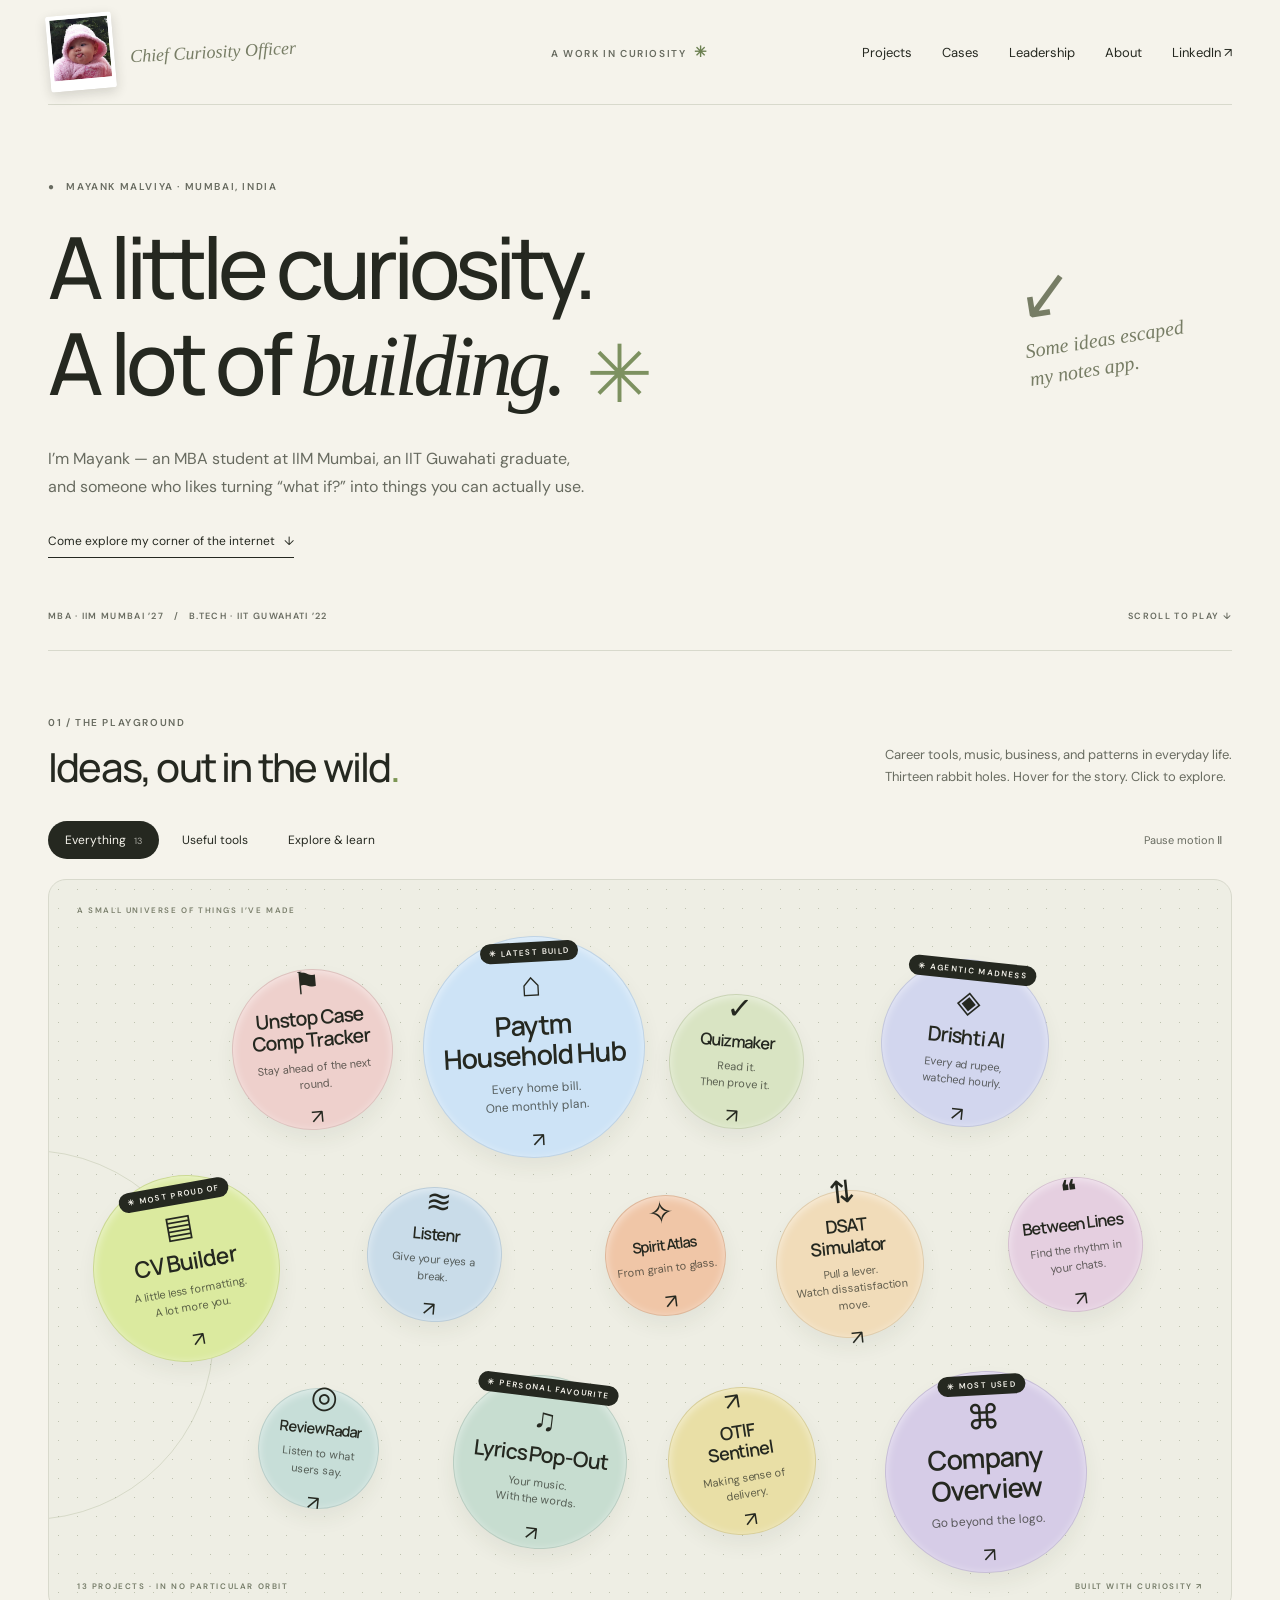
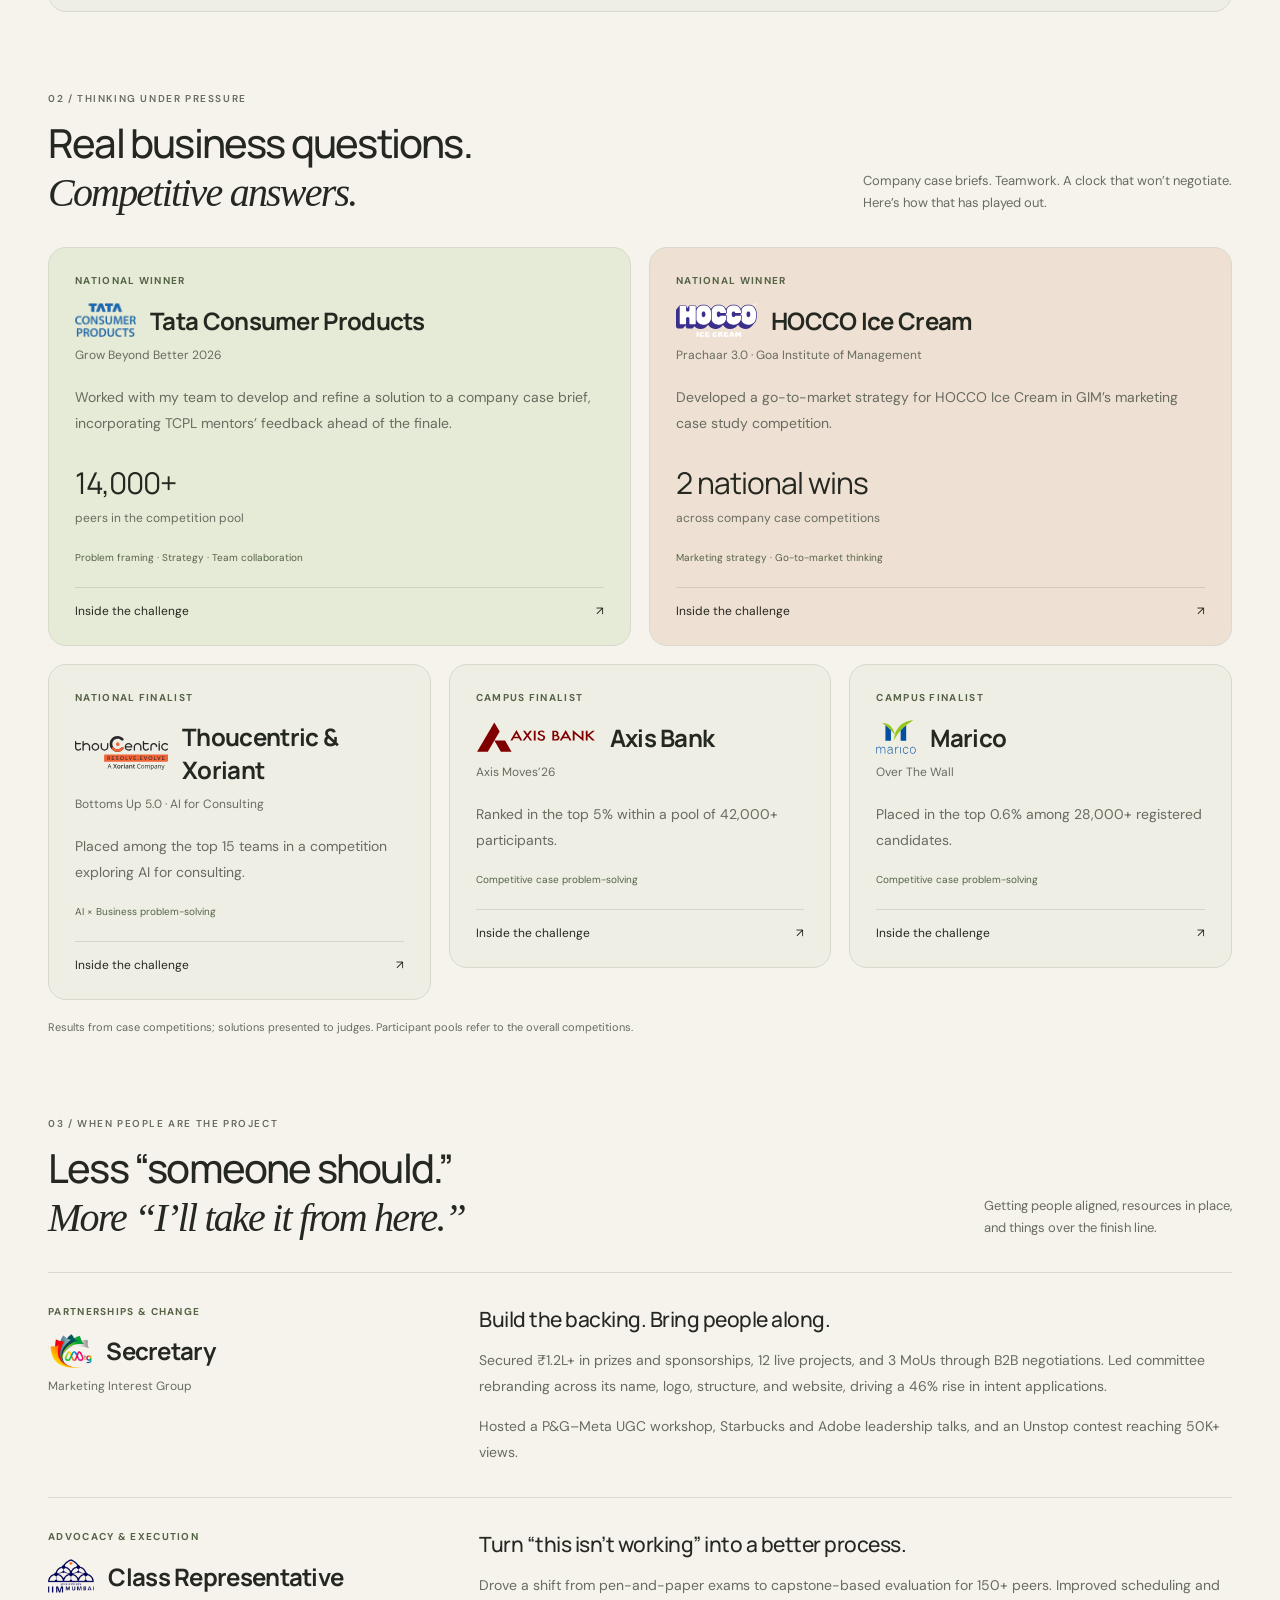
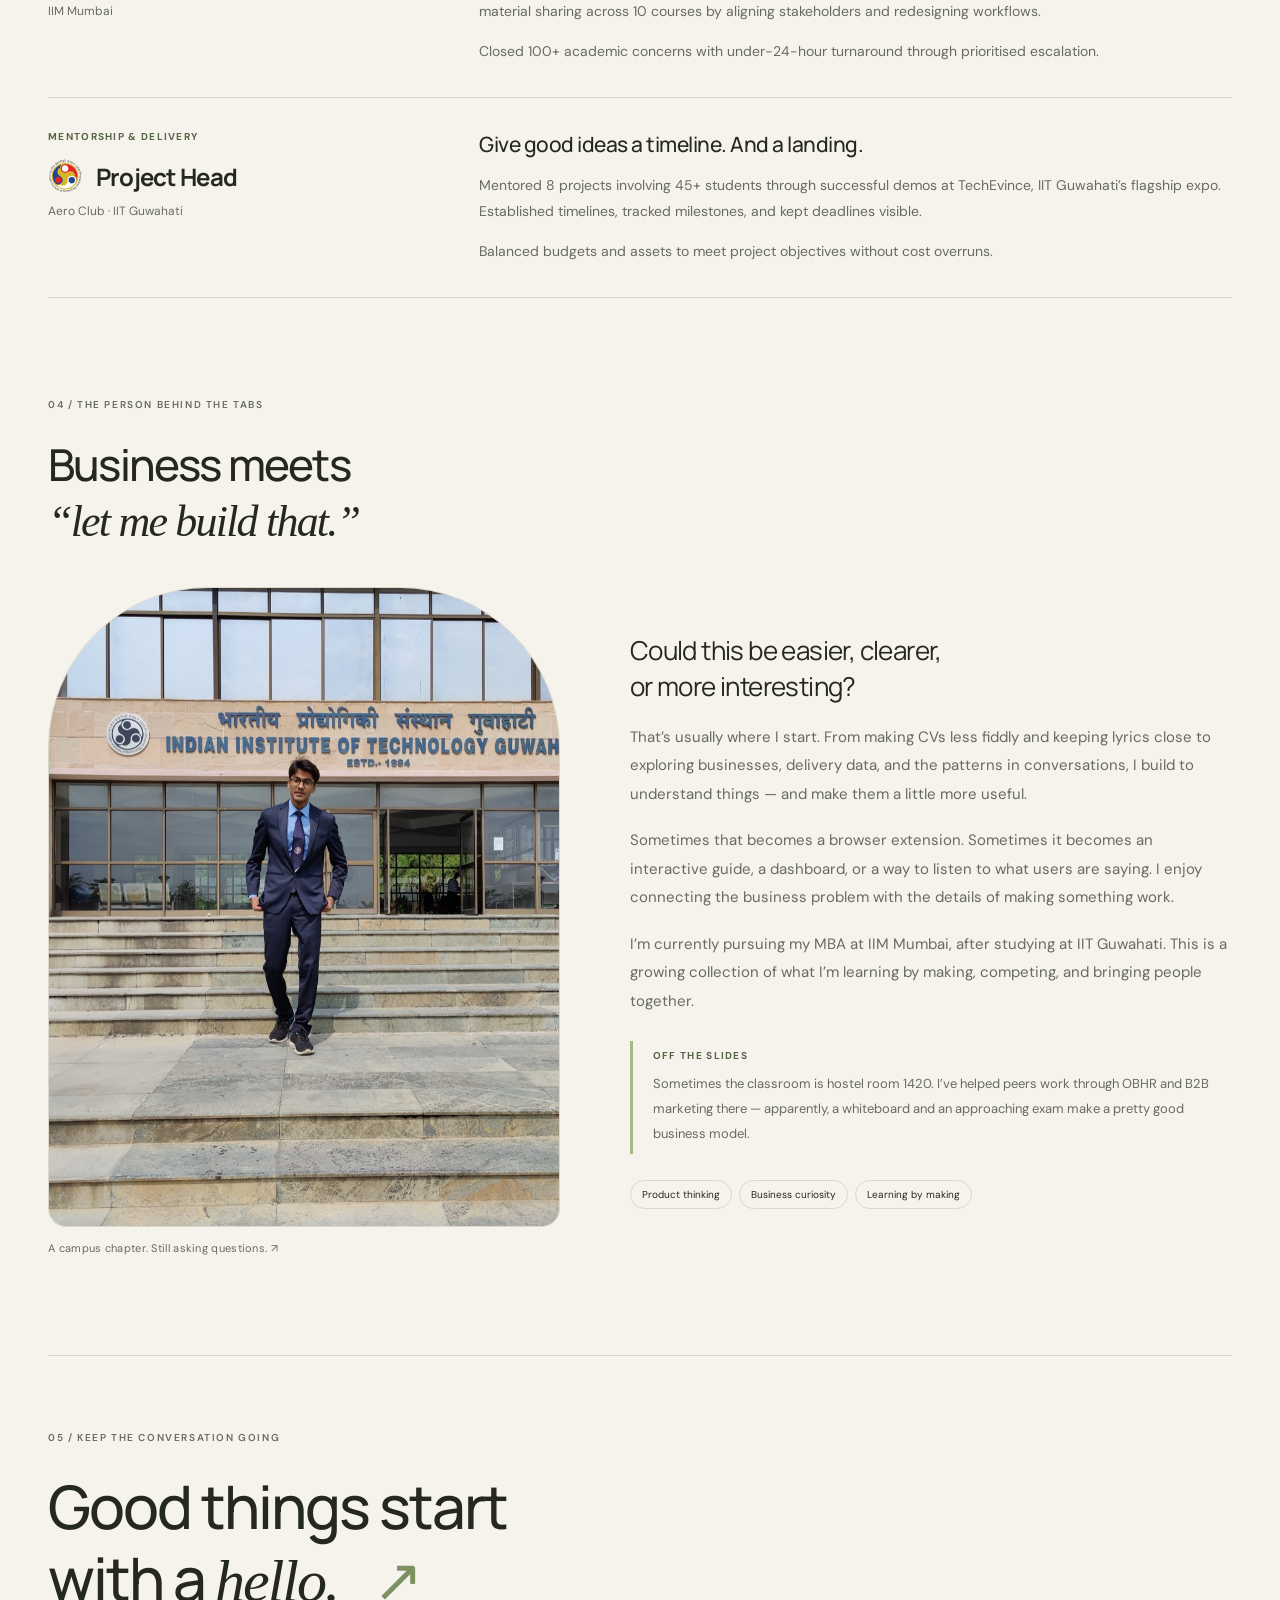
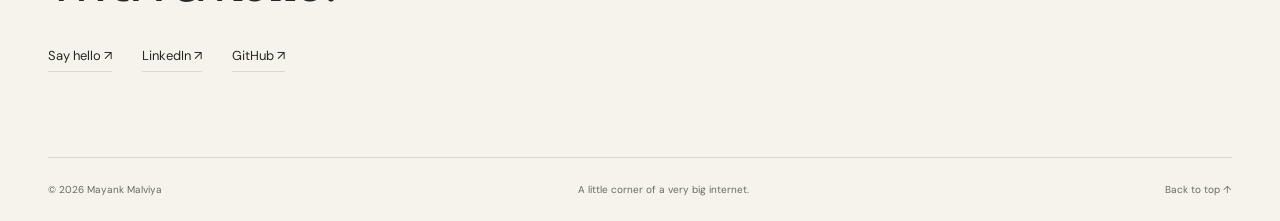
<file: index.html>
<!doctype html>
<html lang="en">
<head>
  <meta charset="utf-8">
  <meta name="viewport" content="width=device-width, initial-scale=1">
  <title>Mayank Malviya — Portfolio</title>
  <link rel="canonical" href="https://mayankmalviya64.github.io/beyond-my-cv/">
  <script>
    // Keep shared section links and query parameters when opening the new home.
    // Replace avoids an extra Back-button stop at this redirect page.
    window.location.replace('/beyond-my-cv/' + window.location.search + window.location.hash);
  </script>
  <noscript><meta http-equiv="refresh" content="0;url=/beyond-my-cv/"></noscript>
</head>
<body><p><a href="/beyond-my-cv/">Continue to Mayank’s portfolio →</a></p></body>
</html>
</file>
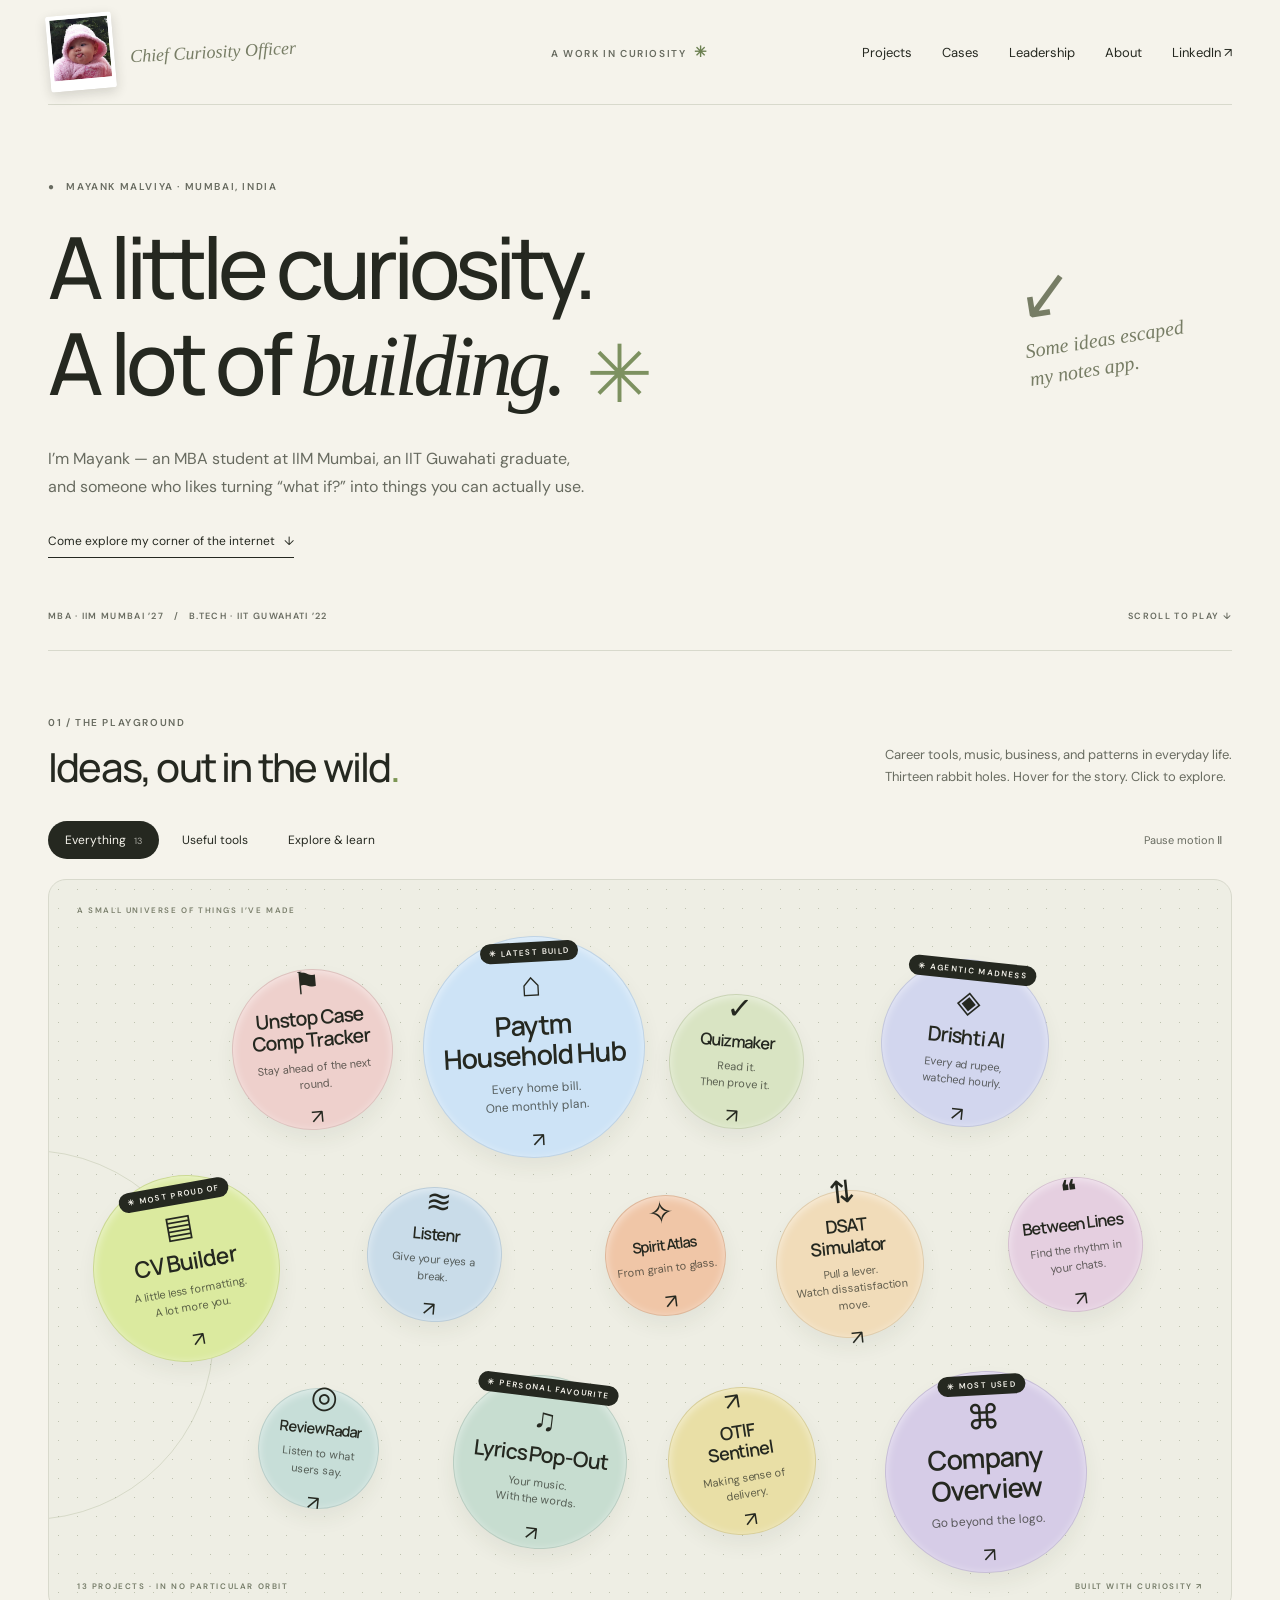
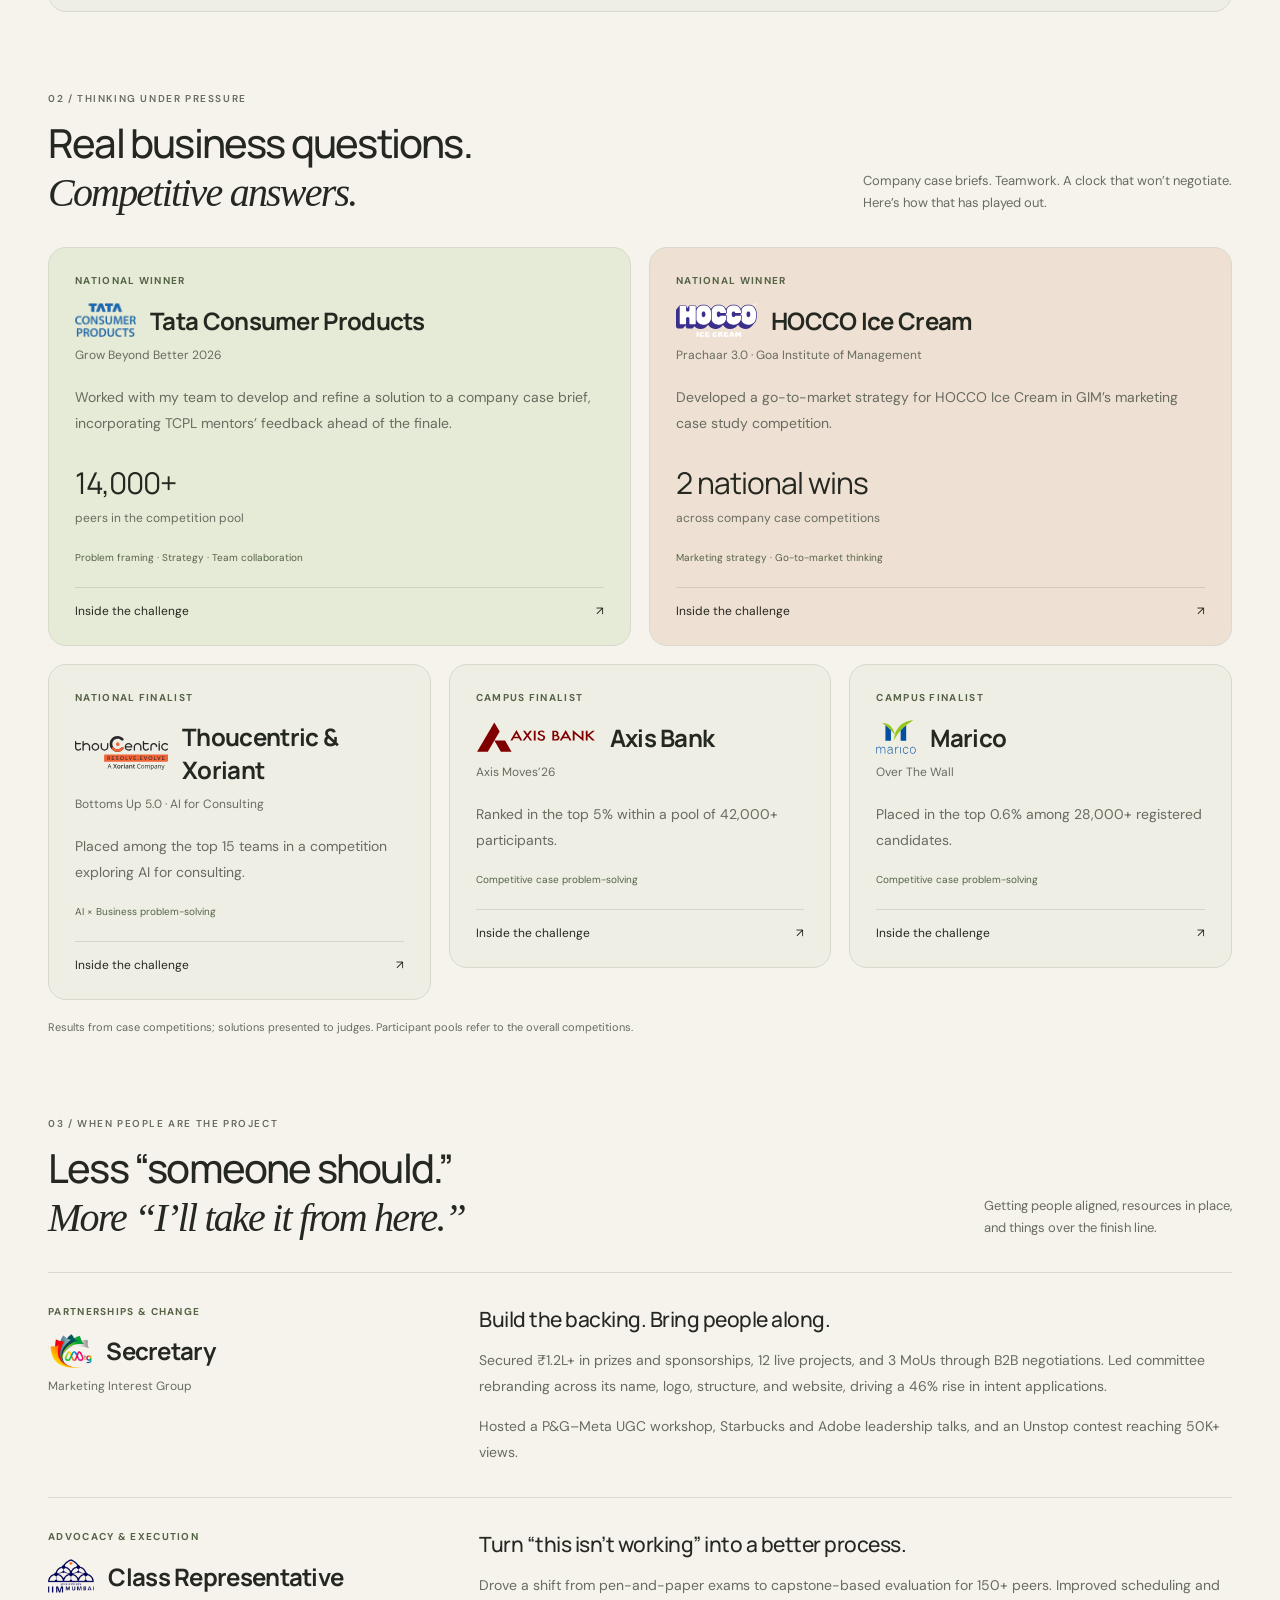
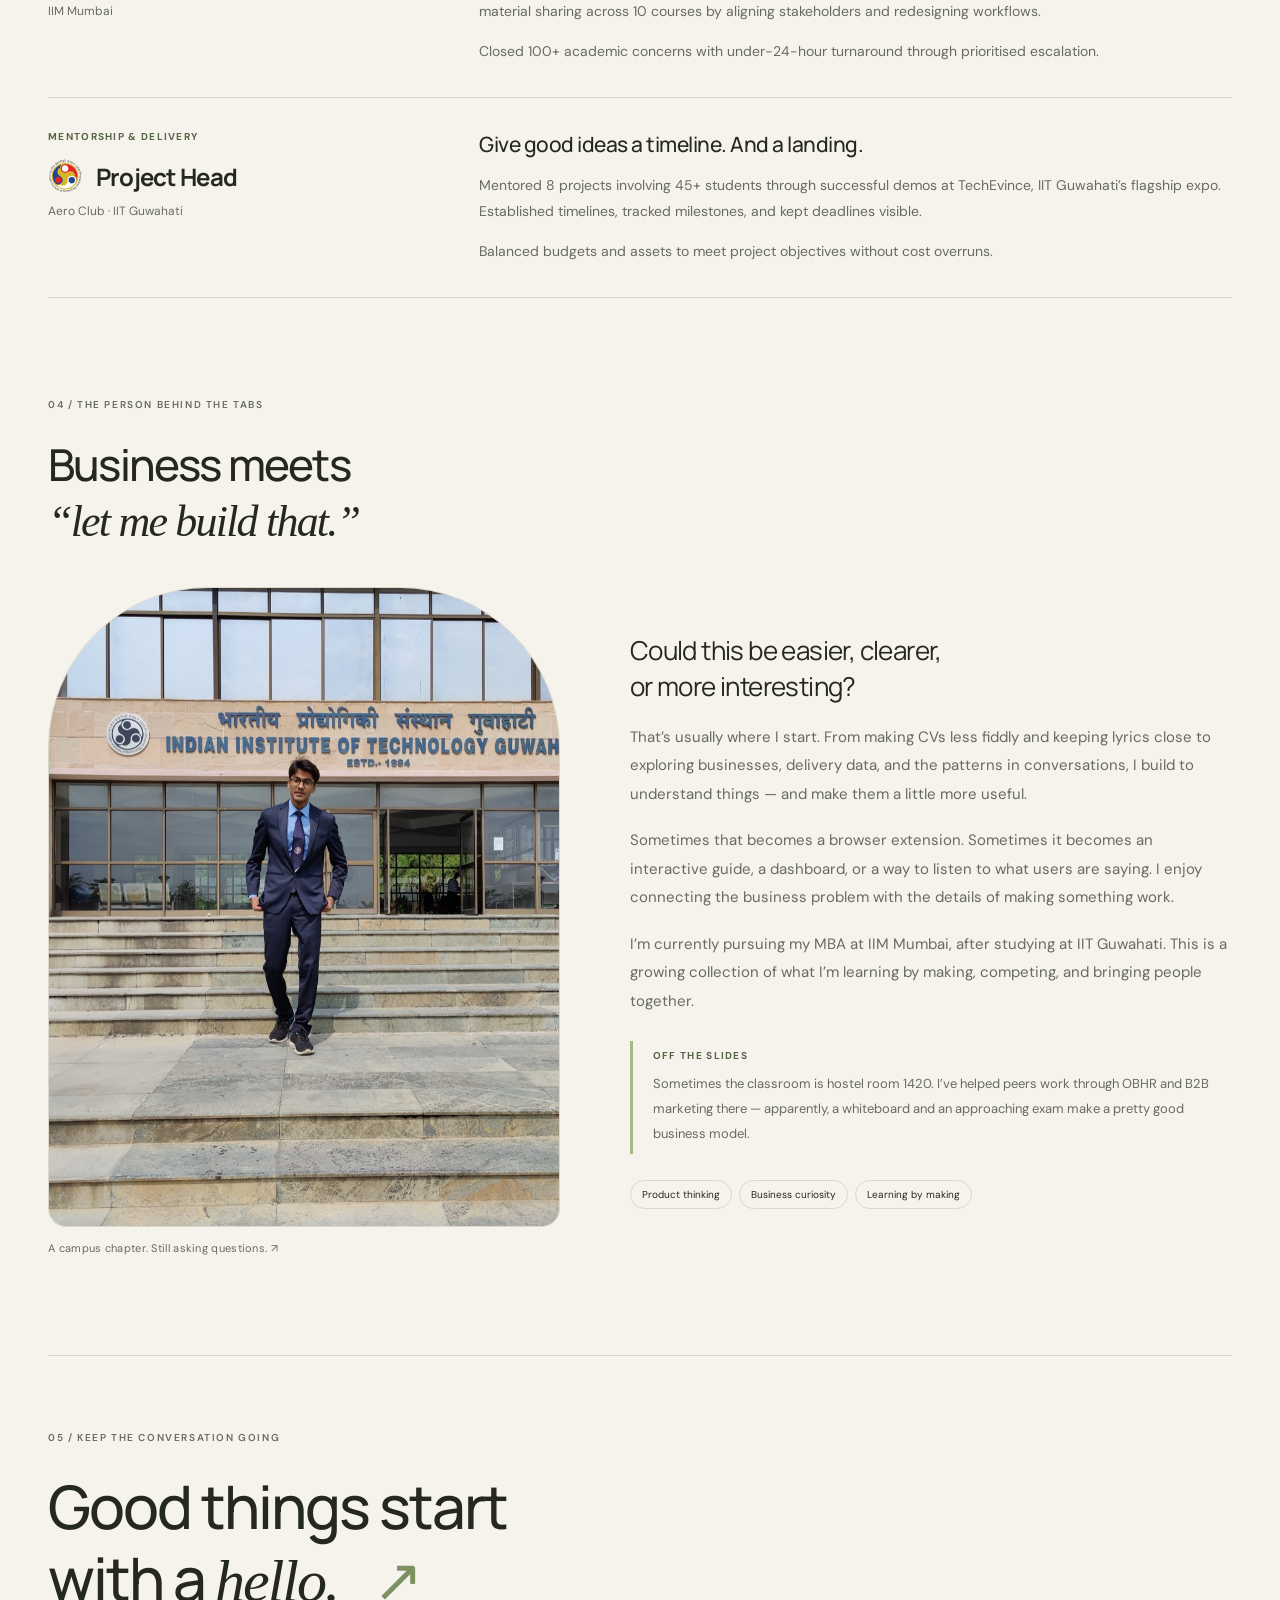
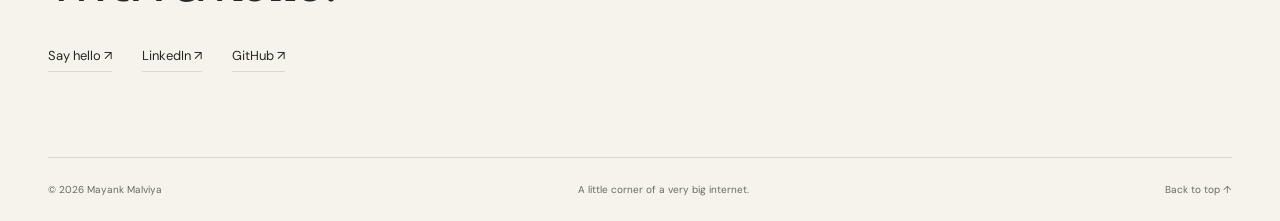
<file: beyond-my-cv/index.html>
<!doctype html>
<html lang="en">
<head>
  <meta charset="utf-8">
  <title>Mayank Malviya</title>
  <meta name="viewport" content="width=device-width, initial-scale=1">
  <meta name="theme-color" content="#f5f3eb">
  <meta name="description" content="Mayank Malviya — MBA at IIM Mumbai, IIT Guwahati alumnus, and builder of useful digital things. Explore thirteen projects, national case competition wins, and leadership across IIM Mumbai and IIT Guwahati.">
  <meta property="og:title" content="Mayank Malviya — Portfolio & Playground">
  <meta property="og:description" content="Business problem-solving, national case competition wins, leadership, and a little curiosity. Explore my work.">
  <meta property="og:type" content="website">
  <meta property="og:url" content="https://mayankmalviya64.github.io/beyond-my-cv/">
  <link rel="canonical" href="https://mayankmalviya64.github.io/beyond-my-cv/">
  <link rel="icon" href="data:image/svg+xml,%3Csvg xmlns='http://www.w3.org/2000/svg' viewBox='0 0 64 64'%3E%3Ccircle cx='32' cy='32' r='32' fill='%23dbea9f'/%3E%3Ctext x='16' y='44' font-size='40' font-family='Georgia'%3Em%3C/text%3E%3C/svg%3E">
  <link rel="stylesheet" href="../style.css?v=20261121a">
  <script src="../script.js?v=20261121a" defer></script>
</head>
<body>
  <a class="skip" href="#projects">Skip to projects</a>
  <header class="nav wrap"><a class="wordmark" href="#" aria-label="Mayank Malviya home"><img class="wordmark-kid" src="../assets/kid-full.jpg" alt="" width="66" height="70"><em class="wordmark-title">Chief Curiosity Officer</em><figure class="kid-pop" aria-hidden="true"><img src="../assets/kid-full.jpg" alt="" width="220" height="232"><figcaption>my fun mode: on</figcaption></figure></a><span class="nav-note">A WORK IN CURIOSITY <span class="nav-star" aria-hidden="true">✳</span></span><nav aria-label="Main navigation"><a href="#projects">Projects</a><a href="#cases">Cases</a><a href="#leadership">Leadership</a><a href="#about">About</a><a href="https://www.linkedin.com/in/mayankmalviya64/" target="_blank" rel="noopener noreferrer">LinkedIn ↗</a></nav></header>
  <main>
    <section class="hero wrap" aria-labelledby="hero-title"><p class="eyebrow">● &nbsp; MAYANK MALVIYA · MUMBAI, INDIA</p><h1 id="hero-title">A little curiosity.<br>A lot of <em>building.</em><span class="star" aria-hidden="true">✳</span></h1><p class="hero-copy">I’m Mayank — an MBA student at IIM Mumbai, an IIT Guwahati graduate,<br>and someone who likes turning “what if?” into things you can actually use.</p><a class="text-link" href="#projects">Come explore my corner of the internet &nbsp; ↓</a><div class="hero-note" aria-hidden="true">↙<p>Some ideas escaped<br>my notes app.</p></div><div class="hero-bottom"><span>MBA · IIM MUMBAI ’27 &nbsp; / &nbsp; B.TECH · IIT GUWAHATI ’22</span><span>SCROLL TO PLAY ↓</span></div></section>
    <section id="projects" class="projects wrap" aria-labelledby="projects-title"><div class="section-heading"><div><p class="eyebrow">01 / THE PLAYGROUND</p><h2 id="projects-title">Ideas, out in the wild<span>.</span></h2></div><p>Career tools, music, business, and patterns in everyday life.<br>Thirteen rabbit holes. Hover for the story. Click to explore.</p></div><div class="toolbar"><div class="filters" role="group" aria-label="Filter projects"><button class="active" data-filter="all" aria-pressed="true">Everything <small>13</small></button><button data-filter="tools" aria-pressed="false">Useful tools</button><button data-filter="explore" aria-pressed="false">Explore & learn</button></div><button id="motion" aria-pressed="false">Pause motion Ⅱ</button></div>
    <!-- Each bubble is a normal button, supporting keyboards and touch. -->
    <div class="playground" id="playground"><span class="field-label" aria-hidden="true">A SMALL UNIVERSE OF THINGS I’VE MADE</span>
    <a class="bubble tracker" data-project="tracker" href="https://chromewebstore.google.com/detail/unstop-case-comp-tracker/loacdhgagghgffbgeipckahmjffhfgoi" target="_blank" rel="noopener noreferrer" data-category="tools" aria-label="Explore Unstop Case Comp Tracker"><span class="icon" aria-hidden="true">⚑</span><strong>Unstop Case<br>Comp Tracker</strong><span>Stay ahead of the next round.</span><b aria-hidden="true">↗</b></a>
    <a class="bubble paytm feature" data-project="paytm" href="https://mayankmalviya64.github.io/paytm-household-hub/" target="_blank" rel="noopener noreferrer" data-category="explore" aria-label="Explore Paytm Household Hub"><small class="bubble-flag">✳ LATEST BUILD</small><span class="icon" aria-hidden="true">⌂</span><strong>Paytm<br>Household Hub</strong><span>Every home bill.<br>One monthly plan.</span><b aria-hidden="true">↗</b></a>
    <a class="bubble quizmaker" data-project="quizmaker" href="https://mayankmalviya64.github.io/quizmaker/" target="_blank" rel="noopener noreferrer" data-category="tools" aria-label="Explore Quizmaker"><span class="icon" aria-hidden="true">✓</span><strong>Quizmaker</strong><span>Read it.<br>Then prove it.</span><b aria-hidden="true">↗</b></a>
    <a class="bubble drishti" data-project="drishti" href="https://mayankmalviya64.github.io/drishti-ai/" target="_blank" rel="noopener noreferrer" data-category="explore" aria-label="Explore Drishti AI"><small class="bubble-flag">✳ AGENTIC MADNESS</small><span class="icon" aria-hidden="true">◈</span><strong>Drishti AI</strong><span>Every ad rupee,<br>watched hourly.</span><b aria-hidden="true">↗</b></a>
    <a class="bubble cv" data-project="cv" href="https://mayankmalviya64.github.io/cv-builder/" target="_blank" rel="noopener noreferrer" data-category="tools" aria-label="Explore CV Builder"><small class="bubble-flag">✳ MOST PROUD OF</small><span class="icon" aria-hidden="true">▤</span><strong>CV Builder</strong><span>A little less formatting.<br>A lot more you.</span><b aria-hidden="true">↗</b></a>
    <a class="bubble listenr" data-project="listenr" href="https://mayankmalviya64.github.io/listenr-web/" target="_blank" rel="noopener noreferrer" data-category="tools" aria-label="Explore Listenr"><span class="icon" aria-hidden="true">≋</span><strong>Listenr</strong><span>Give your eyes a break.</span><b aria-hidden="true">↗</b></a>
    <a class="bubble spirit" data-project="spirit" href="https://mayankmalviya64.github.io/spirit-atlas/" target="_blank" rel="noopener noreferrer" data-category="explore" aria-label="Explore Spirit Atlas"><span class="icon" aria-hidden="true">✧</span><strong>Spirit Atlas</strong><span>From grain to glass.</span><b aria-hidden="true">↗</b></a>
    <a class="bubble dsat" data-project="dsat" href="https://mayankmalviya64.github.io/dsat-simulator/" target="_blank" rel="noopener noreferrer" data-category="explore" aria-label="Explore DSAT Simulator"><span class="icon" aria-hidden="true">⇅</span><strong>DSAT<br>Simulator</strong><span>Pull a lever.<br>Watch dissatisfaction move.</span><b aria-hidden="true">↗</b></a>
    <a class="bubble between" data-project="between" href="https://mayankmalviya64.github.io/between-lines/" target="_blank" rel="noopener noreferrer" data-category="tools" aria-label="Explore Between Lines"><span class="icon" aria-hidden="true">❝</span><strong>Between Lines</strong><span>Find the rhythm in your chats.</span><b aria-hidden="true">↗</b></a>
    <a class="bubble reviewradar" data-project="reviewradar" href="https://mayankmalviya64.github.io/reviewradar/" target="_blank" rel="noopener noreferrer" data-category="tools" aria-label="Explore ReviewRadar"><span class="icon" aria-hidden="true">◎</span><strong>ReviewRadar</strong><span>Listen to what users say.</span><b aria-hidden="true">↗</b></a>
    <a class="bubble spotify" data-project="spotify" href="https://chromewebstore.google.com/detail/spotify-lyrics-pop-out/iefmjdliplhckfhclcjkpcbdahknciih" target="_blank" rel="noopener noreferrer" data-category="tools" aria-label="Explore Spotify Lyrics Pop-Out"><small class="bubble-flag">✳ PERSONAL FAVOURITE</small><span class="icon" aria-hidden="true">♫</span><strong>Lyrics Pop-Out</strong><span>Your music.<br>With the words.</span><b aria-hidden="true">↗</b></a>
    <a class="bubble otif" data-project="otif" href="https://mayankmalviya64.github.io/kearney-otif-analysis/otif-sentinel.html" target="_blank" rel="noopener noreferrer" data-category="explore" aria-label="Explore OTIF Sentinel"><span class="icon" aria-hidden="true">↗</span><strong>OTIF<br>Sentinel</strong><span>Making sense of delivery.</span><b aria-hidden="true">↗</b></a>
    <a class="bubble company feature" data-project="company" href="https://mayankmalviya64.github.io/company-overview/" target="_blank" rel="noopener noreferrer" data-category="explore" aria-label="Explore Company Overview"><small class="bubble-flag">✳ MOST USED</small><span class="icon" aria-hidden="true">⌘</span><strong>Company<br>Overview</strong><span>Go beyond the logo.</span><b aria-hidden="true">↗</b></a>
    <span class="orbit" aria-hidden="true"></span><span class="tiny-star" aria-hidden="true">✳</span><div class="field-footer"><span id="project-count" aria-live="polite">13 PROJECTS · IN NO PARTICULAR ORBIT</span><span>BUILT WITH CURIOSITY ↗</span></div></div>
    <noscript><p><a href="/paytm-household-hub/">Paytm Household Hub</a> · <a href="/drishti-ai/">Drishti AI</a> · <a href="/kearney-otif-analysis/otif-sentinel.html">OTIF Sentinel</a> · <a href="/reviewradar/">ReviewRadar</a> · <a href="/company-overview/">Company Overview</a> · <a href="/dsat-simulator/">DSAT Simulator</a> · <a href="https://chromewebstore.google.com/detail/unstop-case-comp-tracker/loacdhgagghgffbgeipckahmjffhfgoi">Unstop Case Comp Tracker</a> · <a href="/spotify-lyrics-pop-out/">Lyrics Pop-Out</a> · <a href="/cv-builder/">CV Builder</a> · <a href="/listenr-web/">Listenr</a> · <a href="/quizmaker/">Quizmaker</a> · <a href="/between-lines/">Between Lines</a> · <a href="/spirit-atlas/">Spirit Atlas</a></p></noscript></section>
    <!-- Competition results show performance on company case briefs; they do not imply client implementation. -->
    <section id="cases" class="evidence wrap" aria-labelledby="cases-title">
      <div class="section-heading"><div><p class="eyebrow">02 / THINKING UNDER PRESSURE</p><h2 id="cases-title">Real business questions.<br><em>Competitive answers.</em></h2></div><p>Company case briefs. Teamwork. A clock that won’t negotiate.<br>Here’s how that has played out.</p></div>
      <div class="case-grid">
        <article class="case-card case-featured"><p class="result-label">NATIONAL WINNER</p><div class="title-row"><img class="org-logo" src="../assets/logos/tata-consumer.png" alt="" loading="lazy"><h3>Tata Consumer Products</h3></div><p class="case-name">Grow Beyond Better 2026</p><p>Worked with my team to develop and refine a solution to a company case brief, incorporating TCPL mentors’ feedback ahead of the finale.</p><p class="case-stat">14,000+ <span>peers in the competition pool</span></p><span class="skill-note">Problem framing · Strategy · Team collaboration</span><details class="case-details"><summary>Inside the challenge <span aria-hidden="true">↗</span></summary><div class="case-context"><h4>The challenge</h4><p>A three-person MBA business challenge tackling real TCPL problems. Teams progressed from an executive summary to a top-13 evaluation round and a four-team finale.</p><h4>The journey</h4><p>Company leaders evaluated the shortlisted ideas; finalists presented their solutions to TCPL leadership.</p><a class="source-link" href="https://unstop.com/competitions/grow-beyond-better-2026-tata-consumer-products-1635704/amp" target="_blank" rel="noopener noreferrer">Competition brief · Unstop ↗</a><small>Public competition context · checked 21 Oct 2026</small></div></details></article>
        <article class="case-card"><p class="result-label">NATIONAL WINNER</p><div class="title-row"><img class="org-logo" src="../assets/logos/hocco.svg" alt="" loading="lazy"><h3>HOCCO Ice Cream</h3></div><p class="case-name">Prachaar 3.0 · Goa Institute of Management</p><p>Developed a go-to-market strategy for HOCCO Ice Cream in GIM’s marketing case study competition.</p><p class="case-stat">2 national wins <span>across company case competitions</span></p><span class="skill-note">Marketing strategy · Go-to-market thinking</span><details class="case-details"><summary>Inside the challenge <span aria-hidden="true">↗</span></summary><div class="case-context"><h4>The challenge</h4><p>MECCA, GIM’s marketing club, organised Prachaar 3.0 in association with HOCCO Ice Cream and Unstop.</p><h4>The focus</h4><p>A marketing challenge connecting classroom thinking with a real brand. My team’s go-to-market work is summarised above.</p><a class="source-link" href="https://in.linkedin.com/in/mecca-the-marketing-club-gim" target="_blank" rel="noopener noreferrer">Organiser · MECCA, GIM ↗</a><small>Public competition context · checked 21 Oct 2026</small></div></details></article>
        <article class="case-card"><p class="result-label">NATIONAL FINALIST</p><div class="title-row"><img class="org-logo" src="../assets/logos/thoucentric.svg" alt="" loading="lazy"><h3>Thoucentric &amp; Xoriant</h3></div><p class="case-name">Bottoms Up 5.0 · AI for Consulting</p><p>Placed among the top 15 teams in a competition exploring AI for consulting.</p><span class="skill-note">AI × Business problem-solving</span><details class="case-details"><summary>Inside the challenge <span aria-hidden="true">↗</span></summary><div class="case-context"><h4>The challenge</h4><p>Thoucentric’s national MBA case competition, with Xoriant, explored the theme “AI for Consulting”.</p><h4>The focus</h4><p>Participants were invited to apply AI to real-world consulting problems. Entry was restricted to invited institutes.</p><a class="source-link" href="https://www.linkedin.com/posts/thoucentric_bottomsup-thoucentric-xoriant-activity-7485655119301095424-Dumc" target="_blank" rel="noopener noreferrer">Organiser · Thoucentric ↗</a><small>Public competition context · checked 21 Oct 2026</small></div></details></article>
        <article class="case-card"><p class="result-label">CAMPUS FINALIST</p><div class="title-row"><img class="org-logo" src="../assets/logos/axis-bank.svg" alt="" loading="lazy"><h3>Axis Bank</h3></div><p class="case-name">Axis Moves’26</p><p>Ranked in the top 5% within a pool of 42,000+ participants.</p><span class="skill-note">Competitive case problem-solving</span><details class="case-details"><summary>Inside the challenge <span aria-hidden="true">↗</span></summary><div class="case-context"><h4>The challenge</h4><p>MOVES 2026 asked students to reimagine banking for 2035, connecting new ideas with the future of financial services.</p><h4>The national stage</h4><p>Axis Bank reports over 43,000 students across the event. The Mumbai grand finale brought shortlisted teams before senior Axis Group leaders.</p><a class="source-link" href="https://www.axis.bank.in/about-us/press-releases/axis-bank-s-moves-2026-sees-43-000-students-reimagine-the-future-of-banking-for-2035" target="_blank" rel="noopener noreferrer">Official recap · Axis Bank ↗</a><small>Public competition context · checked 21 Oct 2026</small></div></details></article>
        <article class="case-card"><p class="result-label">CAMPUS FINALIST</p><div class="title-row"><img class="org-logo" src="../assets/logos/marico.svg" alt="" loading="lazy"><h3>Marico</h3></div><p class="case-name">Over The Wall</p><p>Placed in the top 0.6% among 28,000+ registered candidates.</p><span class="skill-note">Competitive case problem-solving</span><details class="case-details"><summary>Inside the challenge <span aria-hidden="true">↗</span></summary><div class="case-context"><h4>The challenge</h4><p>Marico’s Over The Wall invites MBA students to propose fresh avenues for business growth.</p><h4>Format reference · Season 13</h4><p>The published format includes an idea submission and Campus Face-Off, followed by mentorship and CXO rounds for teams that advance.</p><a class="source-link" href="https://api.unstop.com/competitions/crp-marico-over-the-wall-season-13-marico-1531168" target="_blank" rel="noopener noreferrer">Competition format · Unstop ↗</a><small>Public competition context · checked 21 Oct 2026</small></div></details></article>
      </div>
      <p class="evidence-note">Results from case competitions; solutions presented to judges. Participant pools refer to the overall competitions.</p>
    </section>
    <!-- Each leadership story connects a situation, an action, and a concrete outcome. -->
    <section id="leadership" class="evidence leadership wrap" aria-labelledby="leadership-title">
      <div class="section-heading"><div><p class="eyebrow">03 / WHEN PEOPLE ARE THE PROJECT</p><h2 id="leadership-title">Less “someone should.”<br><em>More “I’ll take it from here.”</em></h2></div><p>Getting people aligned, resources in place,<br>and things over the finish line.</p></div>
      <div class="leadership-list">
        <article class="leadership-row"><div><p class="result-label">PARTNERSHIPS &amp; CHANGE</p><div class="title-row"><img class="org-logo" src="../assets/logos/mig.png" alt="" loading="lazy"><h3>Secretary</h3></div><p class="case-name">Marketing Interest Group</p></div><div><h4>Build the backing. Bring people along.</h4><p>Secured ₹1.2L+ in prizes and sponsorships, 12 live projects, and 3 MoUs through B2B negotiations. Led committee rebranding across its name, logo, structure, and website, driving a 46% rise in intent applications.</p><p>Hosted a P&amp;G–Meta UGC workshop, Starbucks and Adobe leadership talks, and an Unstop contest reaching 50K+ views.</p></div></article>
        <article class="leadership-row"><div><p class="result-label">ADVOCACY &amp; EXECUTION</p><div class="title-row"><img class="org-logo" src="../assets/logos/iim-mumbai.png" alt="" loading="lazy"><h3>Class Representative</h3></div><p class="case-name">IIM Mumbai</p></div><div><h4>Turn “this isn’t working” into a better process.</h4><p>Drove a shift from pen-and-paper exams to capstone-based evaluation for 150+ peers. Improved scheduling and material sharing across 10 courses by aligning stakeholders and redesigning workflows.</p><p>Closed 100+ academic concerns with under-24-hour turnaround through prioritised escalation.</p></div></article>
        <article class="leadership-row"><div><p class="result-label">MENTORSHIP &amp; DELIVERY</p><div class="title-row"><img class="org-logo" src="../assets/logos/iit-guwahati.svg" alt="" loading="lazy"><h3>Project Head</h3></div><p class="case-name">Aero Club · IIT Guwahati</p></div><div><h4>Give good ideas a timeline. And a landing.</h4><p>Mentored 8 projects involving 45+ students through successful demos at TechEvince, IIT Guwahati’s flagship expo. Established timelines, tracked milestones, and kept deadlines visible.</p><p>Balanced budgets and assets to meet project objectives without cost overruns.</p></div></article>
      </div>
    </section>
    <section id="about" class="about wrap" aria-labelledby="about-title">
      <div class="about-heading"><p class="eyebrow">04 / THE PERSON BEHIND THE TABS</p><h2 id="about-title">Business meets<br><em>“let me build that.”</em></h2></div>
      <!-- CSS crops the original photo in the page, keeping the source image intact. -->
      <figure class="about-photo"><img src="../assets/mayank-iit-guwahati.jpg" width="1400" height="1052" loading="lazy" decoding="async" alt="Mayank standing outside the IIT Guwahati administration building."><figcaption>A campus chapter. Still asking questions. ↗</figcaption></figure>
      <div class="about-copy"><p class="about-lead">Could this be easier, clearer,<br>or more interesting?</p><p>That’s usually where I start. From making CVs less fiddly and keeping lyrics close to exploring businesses, delivery data, and the patterns in conversations, I build to understand things — and make them a little more useful.</p><p>Sometimes that becomes a browser extension. Sometimes it becomes an interactive guide, a dashboard, or a way to listen to what users are saying. I enjoy connecting the business problem with the details of making something work.</p><p>I’m currently pursuing my MBA at IIM Mumbai, after studying at IIT Guwahati. This is a growing collection of what I’m learning by making, competing, and bringing people together.</p><aside class="personal-note"><span class="result-label">OFF THE SLIDES</span><p>Sometimes the classroom is hostel room 1420. I’ve helped peers work through OBHR and B2B marketing there — apparently, a whiteboard and an approaching exam make a pretty good business model.</p></aside><div class="tags"><span>Product thinking</span><span>Business curiosity</span><span>Learning by making</span></div></div>
    </section>
    <section class="contact wrap"><p class="eyebrow">05 / KEEP THE CONVERSATION GOING</p><h2>Good things start<br>with a <em>hello.</em> <span aria-hidden="true">↗</span></h2><div class="contact-links"><a href="mailto:mayankmalviya64@gmail.com">Say hello ↗</a><a href="https://www.linkedin.com/in/mayankmalviya64/" target="_blank" rel="noopener noreferrer">LinkedIn ↗</a><a href="https://github.com/mayankmalviya64" target="_blank" rel="noopener noreferrer">GitHub ↗</a></div></section>
  </main><footer class="wrap"><span>© <span id="year">2026</span> Mayank Malviya</span><span>A little corner of a very big internet.</span><a href="#">Back to top ↑</a></footer>
  <aside id="project-dialog" class="project-preview" aria-labelledby="dialog-title" hidden><div class="dialog-top"><span class="eyebrow" id="dialog-category"></span><button id="close-dialog" aria-label="Close project preview">✕</button></div><div class="dialog-icon" id="dialog-icon" aria-hidden="true"></div><h2 id="dialog-title"></h2><p id="dialog-description"></p><div id="dialog-tags" class="tags"></div><a class="project-link" id="dialog-link" target="_blank" rel="noopener noreferrer">Explore project ↗</a><p class="dialog-foot">OPENS IN A NEW TAB · KEEP EXPLORING</p></aside>
  <aside id="case-preview" class="project-preview case-preview" aria-live="polite" hidden></aside>
</body>
</html>
</file>
<file: style.css>
@import url('https://fonts.googleapis.com/css2?family=DM+Sans:wght@400;500;600;700&family=Manrope:wght@400;500;600;700&display=swap');
/* Shared colors and a single wrapper keep the design easy to adjust. */
:root{--paper:#f5f3eb;--ink:#252820;--muted:#686b60;--line:#d8d9cc}*{box-sizing:border-box}html{scroll-behavior:smooth;scroll-padding-top:25px}body{margin:0;background:var(--paper);color:var(--ink);font:15px 'DM Sans',sans-serif}a{color:inherit;text-decoration:none}button{font:inherit;color:inherit;cursor:pointer}button:focus-visible,a:focus-visible{outline:3px solid #376d48;outline-offset:6px}.wrap{width:min(1240px,calc(100% - 96px));margin-inline:auto}.skip{position:fixed;top:-70px;left:20px;padding:15px;background:#dbea9f;z-index:20}.skip:focus{top:15px}.nav{display:flex;align-items:center;justify-content:space-between;height:105px;border-bottom:1px solid var(--line)}.wordmark{font:bold 38px Georgia,serif;letter-spacing:-4px}.wordmark span{color:#6c8051;font-size:23px;vertical-align:top;margin-left:7px;letter-spacing:0}.nav-note,.eyebrow,.hero-bottom,.field-label,.field-footer,.dialog-foot{font-size:10px;letter-spacing:1.6px;font-weight:600}.nav-note{margin-left:100px;color:var(--muted)}nav{display:flex;gap:30px;font-size:13px}nav a:hover,.text-link:hover{color:#638040}.hero{position:relative;padding-top:75px}.eyebrow{color:var(--muted);margin:0 0 26px}h1,h2,p{margin-top:0}h1,h2{font-family:'Manrope',sans-serif}h1{font-size:clamp(52px,6.7vw,88px);line-height:1.12;letter-spacing:-5px;font-weight:500;margin-bottom:28px}em{font-family:Georgia,serif;font-weight:400}.star{display:inline-block;font-size:80px;color:#7d9160;margin-left:24px;vertical-align:middle}.hero-copy{font-size:16px;line-height:1.8;color:var(--muted);margin-bottom:28px}.text-link{font-size:12px;border-bottom:1px solid var(--ink);padding-bottom:8px}.hero-note{position:absolute;right:50px;top:140px;transform:rotate(-9deg);font:68px Georgia,serif;color:#777d65}.hero-note p{font-size:20px;font-style:italic;line-height:1.4}.hero-bottom{display:flex;justify-content:space-between;color:var(--muted);padding:60px 0 28px;border-bottom:1px solid var(--line);font-size:9px;letter-spacing:1.3px}.projects{padding-top:65px}.section-heading{display:flex;justify-content:space-between;align-items:end;margin-bottom:30px}.section-heading .eyebrow{margin-bottom:14px}h2{font-size:40px;line-height:1.2;letter-spacing:-1.8px;font-weight:500;margin-bottom:0}.section-heading h2 span{color:#7c9654}.section-heading>p{font-size:13px;line-height:1.7;color:var(--muted);margin:0 0 3px}.toolbar{display:flex;justify-content:space-between;gap:15px;align-items:center;margin-bottom:20px}.filters{display:flex;gap:6px}.filters button{background:transparent;border:1px solid transparent;border-radius:30px;padding:10px 16px;font-size:12px}.filters button.active{background:var(--ink);color:var(--paper)}.filters button:not(.active):hover{border-color:var(--line)}.filters small{font-size:9px;margin-left:5px;opacity:.65}#motion{background:transparent;border:0;font-size:11px;color:var(--muted);padding:10px}.playground{position:relative;height:625px;border:1px solid var(--line);border-radius:18px;background:#eeeee4 radial-gradient(#bec2af .7px,transparent .7px);background-size:19px 19px;overflow:hidden}.field-label{position:absolute;left:28px;top:25px;font-size:8px;color:#7a7f6c}.bubble{position:absolute;display:flex;flex-direction:column;align-items:center;justify-content:center;border-radius:50%;border:1px solid #00000012;box-shadow:inset 0 2px 8px #ffffff80,0 10px 20px #303b2010;text-align:center;transition:scale .3s,box-shadow .3s;z-index:2;animation:float 7s ease-in-out infinite}.bubble:hover,.bubble:focus-visible{scale:1.055;box-shadow:inset 0 2px 8px #ffffff80,0 18px 35px #303b2020;z-index:4;animation-play-state:paused}.bubble strong{font:600 25px/1.13 'Manrope',sans-serif;letter-spacing:-1px;margin:8px 0}.bubble>span:not(.icon){font-size:11px;line-height:1.5;opacity:.7}.icon{font-size:31px;line-height:1}.bubble b{font-size:20px;margin-top:12px;font-weight:400}.cv{width:242px;height:242px;background:#dbea9f;left:6%;top:85px;rotate:-10deg}.spotify{width:205px;height:205px;background:#c7ddd0;left:37%;top:55px;rotate:7deg;animation-delay:-2s}.company{width:238px;height:238px;background:#d6cce7;right:5%;top:98px;rotate:8deg;animation-delay:-4s}.spirit{width:200px;height:200px;background:#f0c6a7;left:20%;top:350px;rotate:-7deg;animation-delay:-3s}.listenr{width:220px;height:220px;background:#c9dce9;left:45%;top:300px;rotate:5deg;animation-delay:-5s}.otif{width:173px;height:173px;background:#e9dfa6;right:5%;top:390px;rotate:-9deg;animation-delay:-1s}.otif strong{font-size:20px}.otif .icon{font-size:24px}.otif b{margin-top:4px}.orbit{position:absolute;border:1px solid #b5bca06b;border-radius:50%;width:370px;height:370px;pointer-events:none;left:-205px;top:270px}.tiny-star{position:absolute;left:41%;top:290px;color:#8e9b75;font-size:33px}.field-footer{position:absolute;bottom:20px;left:28px;right:28px;display:flex;justify-content:space-between;font-size:8px;color:#747b67}.bubble[hidden]{display:none}.playground.filtered .bubble{left:var(--filtered-x);top:175px;right:auto}.about{display:grid;grid-template-columns:1fr 1fr;gap:70px;padding-block:100px;border-bottom:1px solid var(--line)}.about h2{font-size:44px;line-height:1.25}.about-copy p{color:var(--muted);line-height:1.9;font-size:15px;margin-bottom:18px}.tags{display:flex;gap:7px;flex-wrap:wrap;margin-top:24px}.tags span{font-size:10px;border:1px solid var(--line);padding:7px 11px;border-radius:20px}.contact{padding-block:75px 85px}.contact h2{font-size:60px;letter-spacing:-2px}.contact h2>span{color:#7d9160;margin-left:25px}.contact-links{display:flex;gap:30px;margin-top:30px;font-size:13px}.contact-links a{padding-bottom:7px;border-bottom:1px solid var(--line)}.contact-links a:hover{border-color:var(--ink)}footer{border-top:1px solid var(--line);padding-block:25px;display:flex;justify-content:space-between;font-size:10px;color:var(--muted)}dialog{width:min(490px,calc(100% - 32px));border:1px solid var(--line);border-radius:22px;background:var(--paper);color:var(--ink);padding:30px;box-shadow:0 30px 100px #161f2833}dialog::backdrop{background:#242b245c;backdrop-filter:blur(5px)}.dialog-top{display:flex;align-items:center;justify-content:space-between}.dialog-top .eyebrow{margin:0}.dialog-top button{border:1px solid var(--line);background:transparent;width:34px;height:34px;border-radius:50%}.dialog-icon{height:80px;width:80px;border-radius:50%;display:grid;place-items:center;font-size:36px;margin:22px 0}dialog h2{font-size:34px;margin-bottom:18px}#dialog-description{line-height:1.8;color:var(--muted);font-size:15px}.project-link{display:block;background:var(--ink);color:var(--paper);padding:16px 20px;border-radius:10px;margin-top:30px;text-align:center}.project-link:hover{background:#46563a}.dialog-foot{text-align:center;font-size:8px;color:var(--muted);margin:16px 0 0}.paused .bubble{animation-play-state:paused}@keyframes float{0%,100%{transform:translateY(0)}50%{transform:translateY(-13px)}}
@media(max-width:1050px){.wrap{width:calc(100% - 56px)}.hero-note{right:15px;top:170px}.hero-note p{font-size:17px}.cv{width:205px;height:205px;left:4%}.spotify{width:180px;height:180px;left:37%}.company{width:205px;height:205px;right:3%}.spirit{left:13%;top:340px;width:180px;height:180px}.listenr{left:40%;width:200px;height:200px}.otif{right:3%;top:365px}.bubble strong{font-size:22px}.nav-note{margin-left:0}.about{gap:35px}}
@media(max-width:720px){.wrap{width:calc(100% - 36px)}.nav{height:80px}.nav-note{display:none}nav{gap:20px;font-size:12px}.hero{padding-top:48px}h1{font-size:clamp(43px,8.8vw,62px);letter-spacing:-2.7px}.star{font-size:44px;margin-left:12px}.hero-copy{font-size:14px}.hero-copy br{display:none}.hero-note{display:none}.hero-bottom{padding-top:45px;font-size:8px;line-height:1.8}.hero-bottom>span:last-child{display:none}.eyebrow{font-size:9px;letter-spacing:1.2px}.projects{padding-top:44px}.section-heading{display:block}.section-heading h2{font-size:31px}.section-heading>p{margin-top:15px;font-size:12px}.toolbar{align-items:flex-start;flex-wrap:wrap;gap:6px}.filters{gap:2px}.filters button{font-size:11px;padding:9px 11px}#motion{font-size:10px;padding:8px 4px}.playground{height:auto;min-height:660px;display:grid;grid-template-columns:1fr 1fr;gap:20px 8px;align-items:center;justify-items:center;padding:60px 10px}.bubble,.playground.filtered .bubble{position:relative;left:auto;right:auto;top:auto;width:min(38vw,190px);height:min(38vw,190px);min-height:140px;min-width:140px}.bubble strong,.otif strong{font-size:19px}.icon{font-size:24px}.bubble>span:not(.icon){font-size:10px}.bubble b{margin-top:6px;font-size:17px}.field-label{left:15px;top:20px;font-size:7px;letter-spacing:1px}.field-footer{left:15px;right:15px;font-size:7px;letter-spacing:.6px}.field-footer>span:last-child{display:none}.tiny-star{display:none}.playground.filtered{min-height:420px}.about{grid-template-columns:1fr;gap:28px;padding-block:65px}.about h2{font-size:37px}.about-copy p{font-size:14px}.contact{padding-block:55px}.contact h2{font-size:46px}.contact-links{gap:24px}footer{gap:15px;flex-wrap:wrap;font-size:9px}footer>span:nth-child(2){display:none}}
/* Grid keeps the growing collection and filtered groups within the canvas.
   Small rotations and floating motion preserve the playful bubble layout. */
.playground,.playground.filtered{display:grid;grid-template-columns:repeat(3,minmax(0,1fr));height:auto;min-height:0;gap:36px 20px;padding:75px 30px 65px;justify-items:center;align-items:center}
.playground .bubble,.playground.filtered .bubble{position:relative;inset:auto;width:min(100%,230px);height:auto;min-width:0;min-height:0;aspect-ratio:1}
.playground .spotify,.playground .spirit,.playground .otif{width:min(91%,205px)}
/* Wide screens: 5 cells per row. The featured bubble takes a 2×2 block (4 cells),
   so it plus the other 11 projects fill exactly 3 rows and one view.
   The grid fills left to right, so HTML order = recruiter reading order.
   --b is the base bubble size; it follows window height so all 3 rows stay on screen.
   Tablets keep 3 per row and phones keep 2 (see the max-width rules). */
@media(min-width:1100px){.playground,.playground.filtered{--b:min(194px,calc(((100vh - 150px)/3 - 16px)*.9));grid-template-columns:repeat(5,minmax(0,1fr));gap:24px 20px;padding:50px 40px 45px}.playground .bubble.bubble{width:min(90%,var(--b))}.playground .bubble strong{font-size:clamp(14.5px,2.35vh,20px)}.playground .bubble>span:not(.icon){font-size:clamp(9px,1.35vh,11px);max-width:84%}}
.tracker{background:#eed0cc;rotate:-5deg;animation-delay:-2s}.reviewradar{background:#c7ded8;rotate:6deg;animation-delay:-4s}.between{background:#e5cfe0;rotate:-7deg;animation-delay:-1s}
.tracker strong{font-size:22px}.tiny-star{display:none}
/* Newer projects reuse the same pastel bubble recipe: a soft fill, a slight tilt, and an offset float. */
.drishti{background:#d2d6ee;rotate:6deg;animation-delay:-3s}.dsat{background:#f1dcb9;rotate:-6deg;animation-delay:-5s}.quizmaker{background:#d9e4c3;rotate:4deg;animation-delay:-6s}
.playground .drishti{width:min(91%,205px)}
@media(max-width:720px){.playground,.playground.filtered{grid-template-columns:repeat(2,minmax(0,1fr));gap:25px 10px;padding:65px 12px}.playground .bubble,.playground.filtered .bubble{width:100%;max-width:190px}.tracker strong{font-size:18px}.playground .bubble>span:not(.icon){font-size:9px}.playground .bubble strong{font-size:clamp(15px,3.5vw,19px)}}
@media(prefers-reduced-motion:reduce){html{scroll-behavior:auto}.bubble{animation:none;transition:none}}

/* A shared heading lets the portrait and story sit together on wide screens.
   Object positioning keeps Mayank central without altering the source photograph. */
.about{grid-template-columns:minmax(0,.85fr) minmax(0,1fr);column-gap:70px;row-gap:38px;align-items:center}
.about-heading{grid-column:1 / -1}
.about-photo{margin:0;align-self:start}
.about-photo img{display:block;width:100%;height:auto;aspect-ratio:4 / 5;object-fit:cover;object-position:49% 48%;border-radius:160px 160px 18px 18px;border:1px solid var(--line)}
.about-photo figcaption{margin-top:14px;color:var(--muted);font-size:11px;letter-spacing:.3px}
.about-copy .about-lead{color:var(--ink);font-family:'Manrope',sans-serif;font-size:26px;line-height:1.4;letter-spacing:-.6px}
@media(max-width:1050px){.about{column-gap:35px}.hero-copy{max-width:72%}}
@media(max-width:720px){.hero-copy{max-width:none}.about{grid-template-columns:1fr;gap:28px}.about-heading{grid-column:auto}.about-photo{width:min(100%,390px);justify-self:center}.about-photo img{aspect-ratio:1 / 1.1}.about-copy .about-lead{font-size:24px}}

/* Evidence stays in ordinary document flow, so every result works without JavaScript.
   Wide cards highlight the two wins; smaller cards keep finalist levels explicit. */
.evidence{padding-block:80px 0}.case-grid{display:grid;grid-template-columns:repeat(6,minmax(0,1fr));gap:18px}.case-card{grid-column:span 2;border:1px solid var(--line);border-radius:18px;padding:26px;background:#eeeee4}.case-card:nth-child(-n+2){grid-column:span 3;background:#e5ebd6}.case-card:nth-child(2){background:#eee0d3}.result-label{font-size:10px;font-weight:700;letter-spacing:1.3px;color:#566346;margin-bottom:16px}.case-card h3,.leadership-row h3{font-family:'Manrope',sans-serif;font-size:24px;letter-spacing:-.7px;margin:0 0 9px}.case-name{font-size:12px;color:var(--muted);line-height:1.6;margin-bottom:20px}.case-card>p:not(.result-label):not(.case-name):not(.case-stat),.leadership-row>div>p:not(.result-label):not(.case-name){font-size:14px;line-height:1.85;color:var(--muted)}.case-stat{font-family:'Manrope',sans-serif;font-size:30px;letter-spacing:-1px;margin:25px 0 20px}.case-stat span{display:block;font:12px 'DM Sans',sans-serif;letter-spacing:0;margin-top:7px;color:var(--muted)}.skill-note{font-size:10px;line-height:1.8;color:#566346}.evidence-note{font-size:11px;line-height:1.7;color:var(--muted);margin:18px 0 0}.leadership-list{border-top:1px solid var(--line)}.leadership-row{display:grid;grid-template-columns:1fr 2fr;gap:55px;padding:32px 0;border-bottom:1px solid var(--line)}.leadership-row h4{font-family:'Manrope',sans-serif;font-size:21px;font-weight:500;margin:0 0 15px;letter-spacing:-.5px}.leadership-row>div>p:last-child{margin-bottom:0}.personal-note{border-left:3px solid #a8b884;padding:8px 0 8px 20px;margin:26px 0}.personal-note .result-label{display:block;margin-bottom:10px}.about-copy .personal-note p{font-size:13px;margin:0}.leadership .section-heading>p{max-width:290px}
@media(max-width:1050px){.nav-note{display:none}.leadership-row{gap:30px}.evidence .section-heading{display:block}.evidence .section-heading>p{margin-top:18px;max-width:none}}
@media(max-width:720px){nav{gap:12px;font-size:11px}.evidence{padding-top:55px}.evidence h2{font-size:30px}.case-grid{grid-template-columns:1fr}.case-card,.case-card:nth-child(-n+2){grid-column:auto;padding:24px}.leadership-row{grid-template-columns:1fr;gap:22px;padding:28px 0}.leadership-row .case-name{margin-bottom:0}.leadership-row h4{font-size:20px}}
/* Let the longer navigation wrap on narrow phones without horizontal scrolling. */
@media(max-width:420px){.nav{height:auto;min-height:80px;gap:14px;padding-block:18px;flex-wrap:wrap}.nav nav{width:100%;justify-content:space-between;gap:8px}}

/* Hover previews reuse the original project information without a modal backdrop.
   Fixed positioning avoids clipping at the dotted playground’s rounded edges. */
.project-preview{position:fixed;z-index:30;width:min(360px,calc(100vw - 24px));max-height:calc(100dvh - 24px);overflow:auto;border:1px solid var(--line);border-radius:20px;background:var(--paper);padding:24px;box-shadow:0 18px 65px #25282026}
.project-preview[hidden]{display:none}.project-preview h2{font-size:28px;margin-bottom:12px}.project-preview .dialog-icon{width:54px;height:54px;font-size:27px;margin:16px 0}.project-preview #dialog-description{font-size:13px;line-height:1.7;margin-bottom:0}.project-preview .tags{margin-top:16px}.project-preview .project-link{margin-top:18px;padding:13px}.project-preview .dialog-top .eyebrow{font-size:8px;letter-spacing:1px}.project-preview .dialog-top button{flex-shrink:0}.bubble[aria-expanded="true"]{animation-play-state:paused}
/* Content remains a native disclosure for touch, keyboard, and no-JS visitors. */
.case-card{position:relative;align-self:start;transition:box-shadow .2s,border-color .2s}.case-card:hover,.case-card:focus-within{border-color:#a4b18c;box-shadow:0 12px 30px #25282012}.case-details{margin-top:20px;border-top:1px solid #25282020;padding-top:15px}.case-details summary{cursor:pointer;font-size:12px;list-style:none;display:flex;justify-content:space-between;gap:12px}.case-details summary::-webkit-details-marker{display:none}.case-details summary:focus-visible{outline:3px solid #376d48;outline-offset:5px}.case-details[open] summary span{rotate:90deg}.case-context{padding-top:18px}.case-context h4{font-size:11px;margin:0 0 7px;letter-spacing:.3px}.case-context p{font-size:12px;line-height:1.8;color:var(--muted);margin-bottom:16px}.source-link{font-size:10px;text-decoration:underline;text-underline-offset:3px}.case-context small{display:block;font-size:9px;line-height:1.7;color:var(--muted);margin-top:10px}
/* Gentle feedback carries through the rest of the page without hiding its text. */
.leadership-row{transition:background .2s,box-shadow .2s}.leadership-row:hover,.leadership-row:focus-within{background:#e8ebde;box-shadow:14px 0 #e8ebde,-14px 0 #e8ebde}.about-photo img{transition:box-shadow .2s}.about-photo:hover img{box-shadow:0 12px 32px #25282018}.tags span:hover{background:#e5ebd6}.contact-links a,nav a,footer a{transition:color .2s}footer a:hover{color:#638040}
@media(hover:none){.project-preview{left:12px!important;top:auto!important;bottom:12px;width:calc(100vw - 24px);max-height:75dvh}}
@media(prefers-reduced-motion:reduce){.case-card,.leadership-row,.about-photo img,.contact-links a,nav a,footer a{transition:none}}

/* Org logos: a small logo sits just before each competition / role title */
.title-row{display:flex;align-items:center;gap:14px;margin:0 0 9px}.title-row h3{margin:0}.org-logo{height:34px;width:auto;max-width:120px;object-fit:contain;flex:none}

/* Floating "Inside the challenge" card for case competitions (reuses the bubble preview look). */
.case-preview .eyebrow{font-size:8px;letter-spacing:1px;margin:0 0 10px}
.case-preview h2{font-size:24px}
.case-preview .case-context{padding-top:4px}
.case-preview .case-context p:last-of-type{margin-bottom:12px}

/* Playful avatar: a mini tilted polaroid of the photo replaces the "mm" wordmark text.
   The white padding is the photo frame (thicker at the bottom, like a real polaroid). */
.wordmark{display:inline-flex;align-items:center;position:relative}
.wordmark-kid{width:66px;height:auto;padding:4px 4px 11px;background:#fff;border-radius:3px;box-shadow:0 4px 12px rgba(37,40,32,.16);transform:rotate(-5deg);transition:transform .3s}
.wordmark:hover .wordmark-kid{transform:rotate(3deg) scale(1.08)}

/* Handwritten title to the right of the polaroid, in the same italic serif as the hero's side note */
.wordmark-title{margin-left:16px;font:italic 18px Georgia,serif;font-weight:normal;letter-spacing:0;color:#777d65;transform:rotate(-3deg)}

/* "Fun mode" card: the full, uncropped photo floats below the avatar on hover or keyboard focus.
   It stays hidden (invisible + not clickable) until then, and fades/tilts in like a dropped polaroid. */
.kid-pop{position:absolute;left:-6px;top:calc(100% + 14px);z-index:30;margin:0;padding:8px 8px 12px;background:#fff;border-radius:6px;box-shadow:0 14px 34px rgba(37,40,32,.18);opacity:0;visibility:hidden;pointer-events:none;transform:translateY(-8px) rotate(0deg);transition:opacity .25s,transform .25s,visibility .25s;letter-spacing:0}
.kid-pop img{display:block;width:220px;height:auto;border-radius:3px}
.kid-pop figcaption{margin-top:9px;text-align:center;font:italic 17px Georgia,serif;font-weight:normal;color:#777d65}
.wordmark:hover .kid-pop,.wordmark:focus-visible .kid-pop{opacity:1;visibility:visible;transform:translateY(0) rotate(-3deg)}

/* The green ✳ that used to sit beside "mm" now ends the "A WORK IN CURIOSITY" tagline */
.nav-star{color:#6c8051;font-size:15px;margin-left:4px;letter-spacing:0}

@media(max-width:720px){.wordmark-kid{width:52px}.wordmark-title{font-size:15px;margin-left:12px}.kid-pop img{width:170px}}
@media(prefers-reduced-motion:reduce){.wordmark-kid,.kid-pop{transition:none}}

/* ---------------------------------------------------------------------------
   BUBBLE SIZES + SCATTER
   Design idea: size shows importance, position does NOT.
   - Desktop is a staggered 4 / 5 / 4 honeycomb: 13 slots for 13 projects,
     so there are no empty slots and every bubble can be large.
   - The big ones sit apart (Paytm Household Hub top, CV Builder middle-left,
     Company Overview bottom-right), with smaller bubbles between them.

   Size ranking (fixed): Paytm Household Hub > Company Overview > CV Builder
   > Lyrics Pop-Out > Drishti AI > the rest (some share a size).
   RULE: no bubble may be more than 1.2x the next largest one.

   --b  = base bubble size (set per screen width)
   --s  = this bubble's share of the base size
   --dx/--dy = nudge off the grid lines so the field looks scattered.
          They use `translate`, which doesn't clash with the float animation
          (transform), the tilt (rotate) or the hover zoom (scale).
   --------------------------------------------------------------------------- */
:where(.playground){--b:230px}
.playground,.playground.filtered{grid-auto-flow:dense}
/* cap at 90% of the grid slot first, then scale, so the size order holds on narrow screens too */
.playground .bubble.bubble{width:calc(min(90%,var(--b))*var(--s,.8));translate:var(--dx,0) var(--dy,0)}

/* Size map (1 = full size). Each step down is at most 1.2x. */
.paytm{--s:1.19;background:#cde3f6;animation-delay:-2.5s} /* #1 (1.19 so pixel rounding never tips past 1.2) */
.company{--s:1.08}             /* #2: 1.19/1.08 = 1.10x, 1.08/1 = 1.08x */
.cv{--s:1}                     /* #3 */
.spotify{--s:.93}              /* #4 */
.drishti{--s:.9}               /* #5: latest build */
.tracker{--s:.86}              /* #6 */
.dsat,.otif{--s:.79}           /* DSAT has long text, so it needs room */
.quizmaker,.listenr,.between{--s:.72}
.spirit,.reviewradar{--s:.65}  /* little accents */

/* Desktop: staggered rows of 4 / 5 / 4.
   The grid has 10 thin columns and every bubble spans 2 of them (5 per row).
   Rows 1 and 3 start one thin column in, so they hold 4 bubbles each and sit
   between the bubbles of row 2, like a honeycomb.
   Bubble size follows window height so the 3 rows stay on one screen. */
@media(min-width:1100px){
  .playground,.playground.filtered{--b:min(220px,calc((100vh - 235px)/3.2));grid-template-columns:repeat(10,minmax(0,1fr));gap:14px 16px;padding:48px 40px 44px}
  .playground .bubble{grid-column:span 2}
  /* 1st and 10th bubbles open rows 1 and 3, shifted half a slot right */
  .playground:not(.filtered) .bubble:nth-of-type(1),
  .playground:not(.filtered) .bubble:nth-of-type(10){grid-column:2 / span 2}
  /* Filtered view: plain rows, no shift (hidden bubbles would break the pattern) */
  .playground.filtered{grid-auto-flow:row;grid-template-columns:repeat(8,minmax(0,1fr))} /* 4 per row, as before */
}

/* Title text scales with the bubble, but never below 12px so it stays readable */
.playground .bubble:not(.feature) strong{font-size:max(12px,calc(clamp(15px,2.5vh,21px)*var(--s,.8)*1.08))}

/* The hero bubble (Company Overview): one grid slot like the others, just bigger */
.playground .bubble.bubble.feature{rotate:-3deg}
.playground .bubble.feature strong{font-size:clamp(20px,3.1vh,27px);letter-spacing:-1px}
.playground .bubble.feature>span:not(.icon){font-size:clamp(10px,1.45vh,12px)}
.playground .bubble.feature .icon{font-size:clamp(26px,3.8vh,34px)}
.playground .bubble.feature b{font-size:20px}

/* Small dark pill labels: "MOST USED", "MOST PROUD OF", "PERSONAL FAVOURITE", "LATEST BUILD" */
.bubble-flag{font:600 8px 'DM Sans',sans-serif;letter-spacing:1.4px;background:#252820;color:#f5f3eb;padding:5px 9px;border-radius:20px;margin-bottom:6px;white-space:nowrap}

/* Hand-picked nudges (px). Bigger bubbles move a little, small ones more. */
.paytm{--dx:6px;--dy:8px}.company{--dx:10px;--dy:6px}.cv{--dx:-6px;--dy:10px}.spotify{--dx:12px;--dy:-4px}
.drishti{--dx:-10px;--dy:4px}.tracker{--dx:8px;--dy:10px}
.dsat{--dx:-14px;--dy:6px}.otif{--dx:-10px;--dy:-6px}
.quizmaker{--dx:-16px;--dy:22px}.listenr{--dx:18px;--dy:-4px}.between{--dx:-12px;--dy:-14px}
.spirit{--dx:26px;--dy:-2px}.reviewradar{--dx:14px;--dy:-18px}

/* Phones: 2 columns. The hero moves to the top (order:-1) and nudges are dropped. */
@media(max-width:720px){
  .playground.playground{--b:190px}
  .playground .bubble.bubble{translate:none;max-width:none} /* lift the old 190px cap so sizes show */
  .playground .bubble.bubble.feature{order:-1}
  .playground .bubble.feature strong{font-size:19px}
  /* Phone bubbles are small, so the icon, title and blurb shrink with the
     bubble's size share (--s) to stay inside the circle */
  .playground .bubble:not(.feature) strong{font-size:max(12px,calc(18px*var(--s,.8)));margin:3px 0}
  .playground .bubble:not(.feature) .icon{font-size:calc(26px*var(--s,.8))}
  .playground .bubble:not(.feature)>span:not(.icon){font-size:8.5px;line-height:1.35;max-width:80%}
  .playground .bubble:not(.feature) b{display:none} /* the ↗ is decoration only; the whole bubble is still the link */
  .bubble-flag{font-size:7px;letter-spacing:1px;padding:4px 7px;margin-bottom:3px}
}

/* 13 bubbles leave one alone on the last row on tablets (3 columns) and
   phones (2 columns). Let that bubble span the whole row so it sits centred,
   but size it from ONE column's width so it doesn't grow and break the size order.
   (90% of one column: tablet = 30% - 12px, phone = 45% - 5px.) */
@media(min-width:721px) and (max-width:1099px){
  .playground:not(.filtered) .bubble.bubble.company{grid-column:1 / -1;width:calc(min(30% - 12px,var(--b))*var(--s))}
}
@media(max-width:720px){
  .playground:not(.filtered) .bubble.bubble.otif{grid-column:1 / -1;width:calc(min(45% - 5px,var(--b))*var(--s))}
}
</file>
